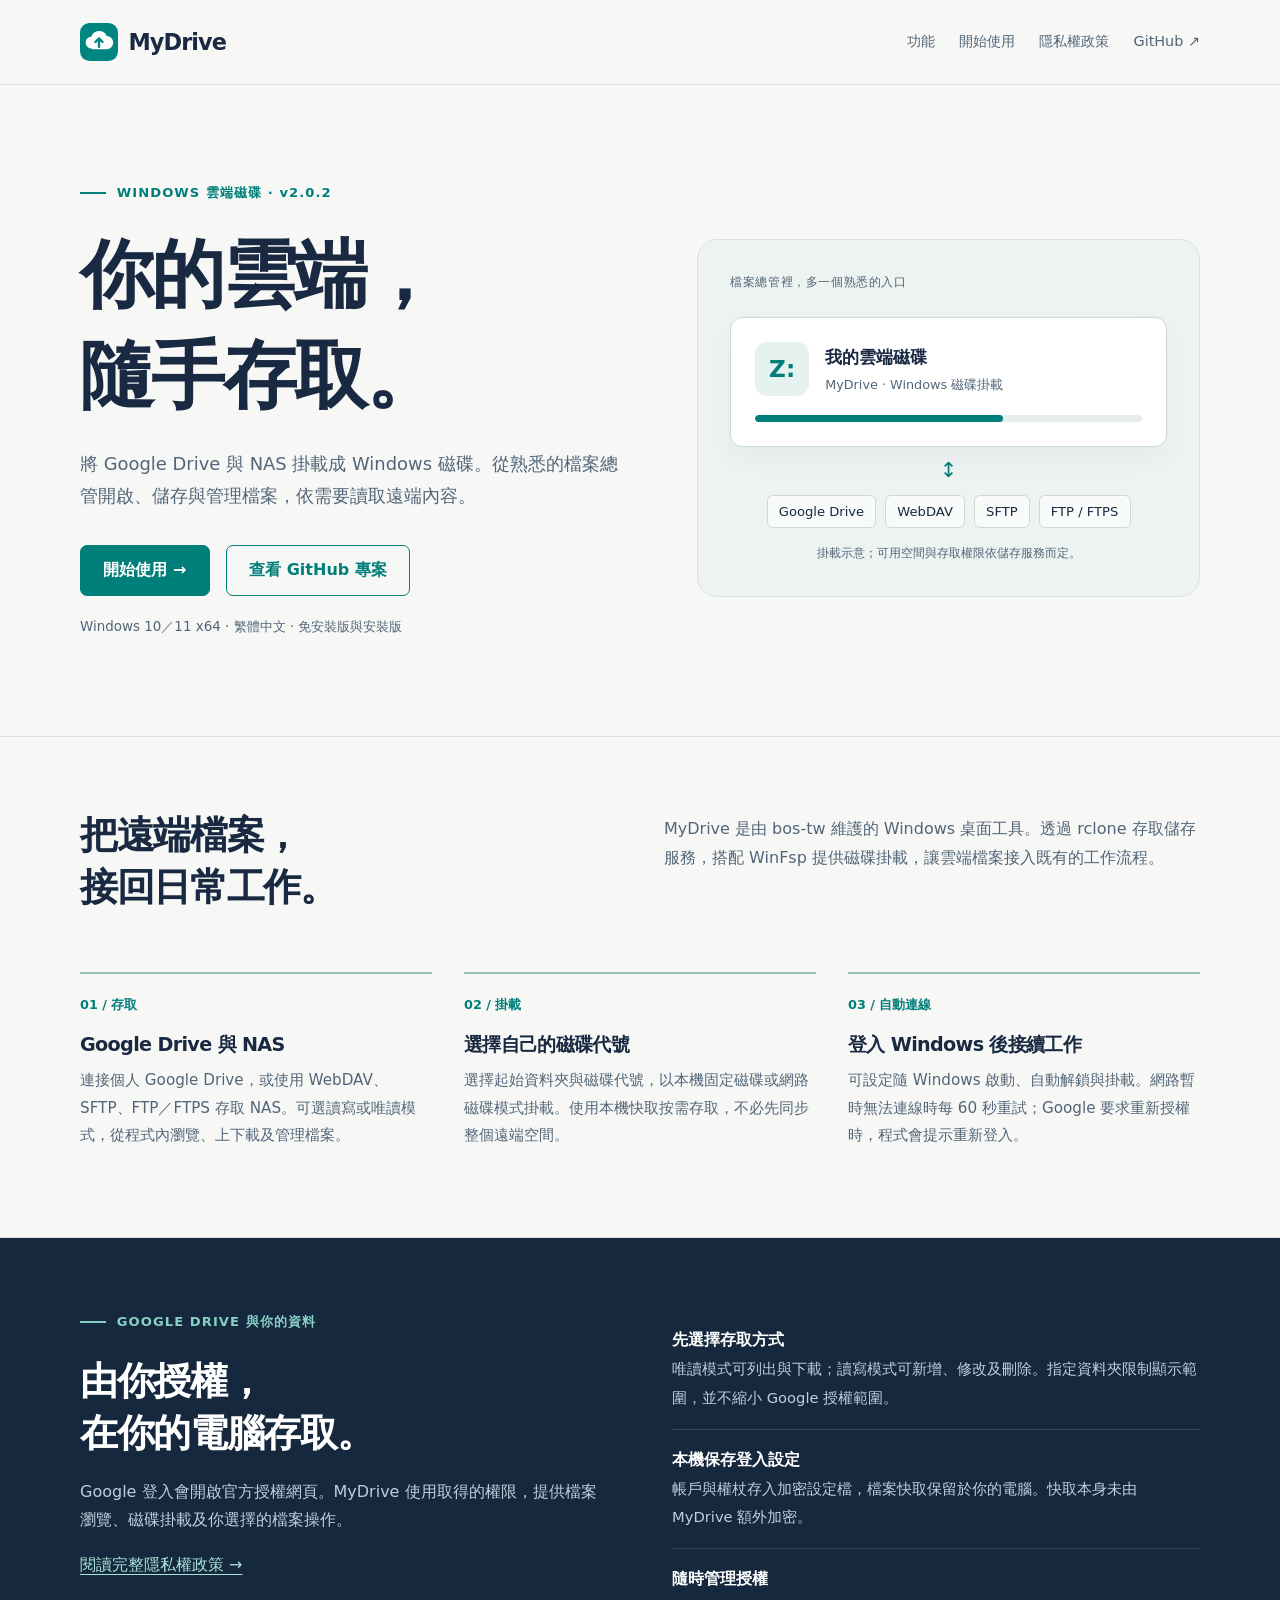
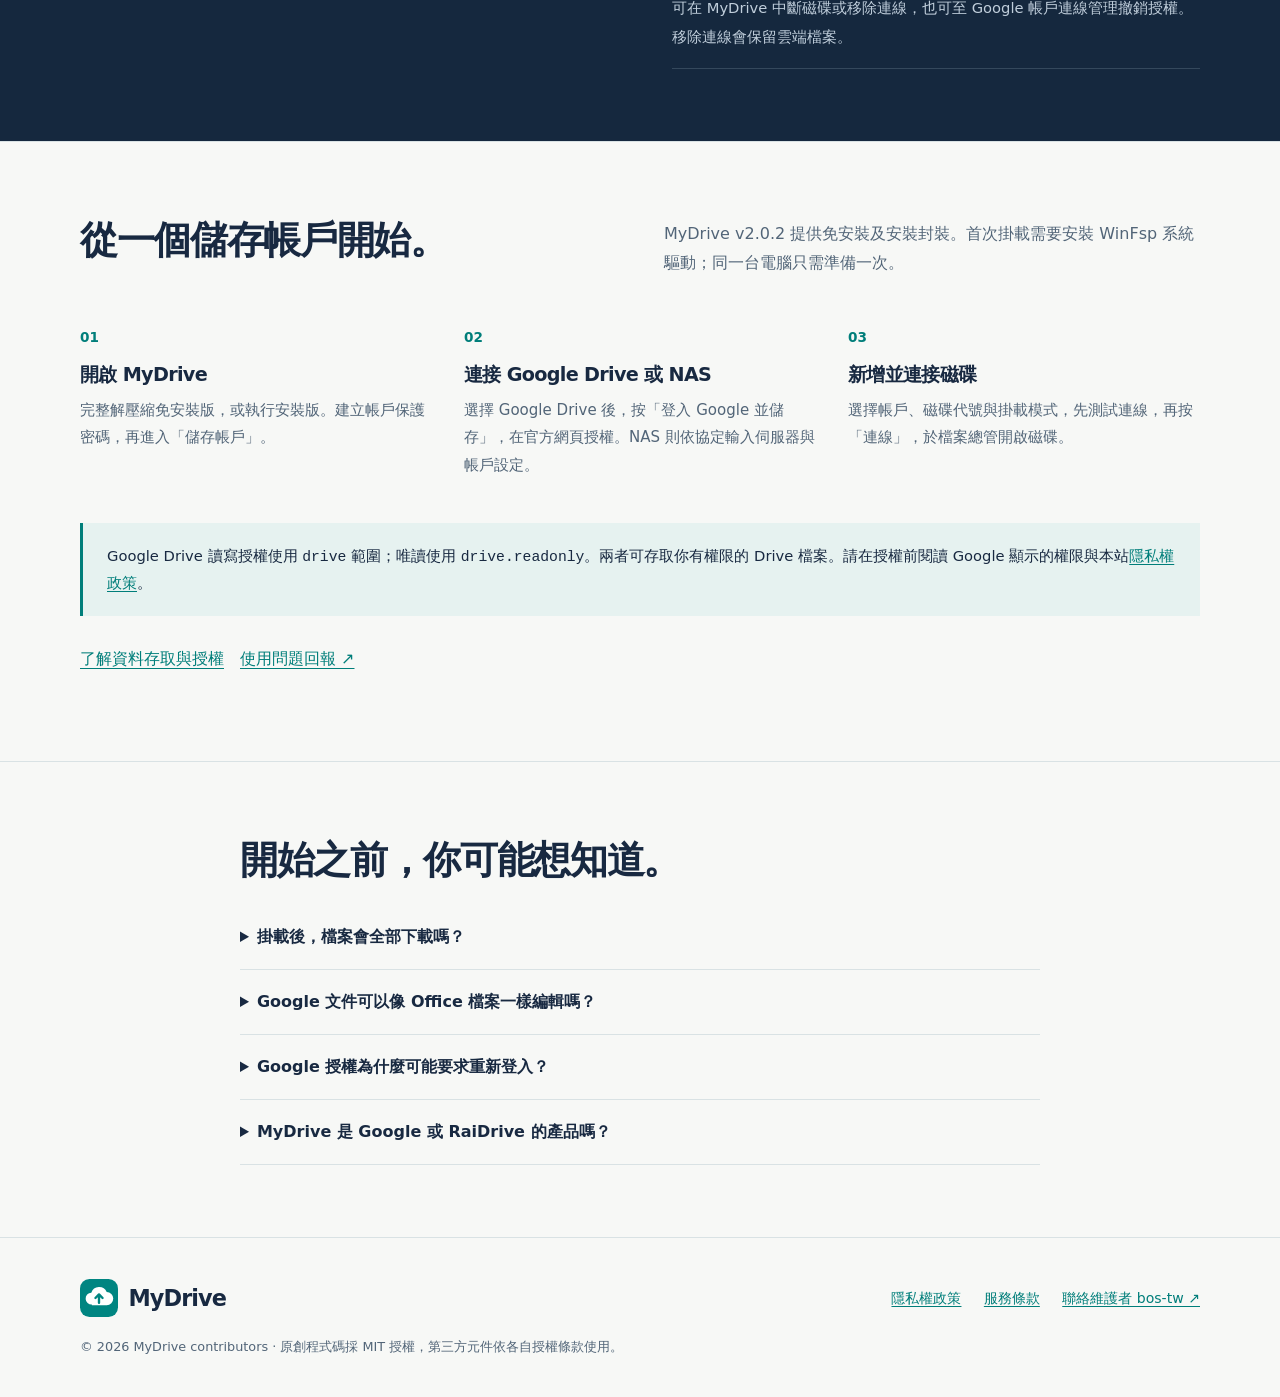
<file: index.html>
<!doctype html>
<html lang="zh-Hant">
<head>
  <meta charset="utf-8">
  <meta name="google-site-verification" content="CgqaXCZgczDCqkZSCcp78s5PMd5UEdSe1FcpeSTy7pg" />
  <meta name="viewport" content="width=device-width, initial-scale=1">
  <meta name="description" content="MyDrive 是 Windows 雲端磁碟工具，連接 Google Drive 與 NAS，透過檔案總管按需存取遠端檔案。提供繁體中文介面、免安裝版與安裝版。">
  <meta name="theme-color" content="#007e7a">
  <title>MyDrive｜你的雲端，隨手存取</title>
  <link rel="icon" href="assets/mydrive.svg" type="image/svg+xml">
  <link rel="stylesheet" href="assets/site.css">
</head>
<body>
  <a class="skip" href="#main">跳至主要內容</a>
  <header class="site-header"><div class="wrap header-inner">
    <a class="brand" href="index.html" aria-label="MyDrive 首頁"><img src="assets/mydrive.svg" alt="" width="38" height="38">MyDrive</a>
    <nav class="nav" aria-label="主要導覽"><a href="#features">功能</a><a href="#start">開始使用</a><a href="privacy.html">隱私權政策</a><a href="https://github.com/bos-tw/mydrive-site">GitHub ↗</a></nav>
  </div></header>
  <main id="main">
    <section class="wrap hero" aria-labelledby="hero-title">
      <div>
        <p class="eyebrow">WINDOWS 雲端磁碟 · v2.0.2</p>
        <h1 id="hero-title">你的雲端，<br>隨手存取。</h1>
        <p class="lead">將 Google Drive 與 NAS 掛載成 Windows 磁碟。從熟悉的檔案總管開啟、儲存與管理檔案，依需要讀取遠端內容。</p>
        <div class="actions"><a class="button" href="#start">開始使用 <span aria-hidden="true">&nbsp;→</span></a><a class="button secondary" href="https://github.com/bos-tw/mydrive-site">查看 GitHub 專案</a></div>
        <p class="small hero-footnote">Windows 10／11 x64 · 繁體中文 · 免安裝版與安裝版</p>
      </div>
      <div class="drive-visual" role="img" aria-label="掛載示意：MyDrive 將 Google Drive、WebDAV、SFTP 或 FTP 連接為 Windows 的 Z 槽。">
        <p class="visual-label">檔案總管裡，多一個熟悉的入口</p>
        <div class="disk-card"><div class="disk-heading"><div class="disk-glyph">Z:</div><div><strong>我的雲端磁碟</strong><span>MyDrive · Windows 磁碟掛載</span></div></div><div class="disk-bar" aria-hidden="true"></div></div>
        <div class="visual-connector" aria-hidden="true">↕</div>
        <div class="services"><span>Google Drive</span><span>WebDAV</span><span>SFTP</span><span>FTP / FTPS</span></div>
        <p class="visual-note">掛載示意；可用空間與存取權限依儲存服務而定。</p>
      </div>
    </section>
    <section id="features" class="section"><div class="wrap">
      <div class="section-intro"><h2>把遠端檔案，<br>接回日常工作。</h2><p>MyDrive 是由 bos-tw 維護的 Windows 桌面工具。透過 rclone 存取儲存服務，搭配 WinFsp 提供磁碟掛載，讓雲端檔案接入既有的工作流程。</p></div>
      <div class="features">
        <article class="feature"><span class="number">01 / 存取</span><h3>Google Drive 與 NAS</h3><p>連接個人 Google Drive，或使用 WebDAV、SFTP、FTP／FTPS 存取 NAS。可選讀寫或唯讀模式，從程式內瀏覽、上下載及管理檔案。</p></article>
        <article class="feature"><span class="number">02 / 掛載</span><h3>選擇自己的磁碟代號</h3><p>選擇起始資料夾與磁碟代號，以本機固定磁碟或網路磁碟模式掛載。使用本機快取按需存取，不必先同步整個遠端空間。</p></article>
        <article class="feature"><span class="number">03 / 自動連線</span><h3>登入 Windows 後接續工作</h3><p>可設定隨 Windows 啟動、自動解鎖與掛載。網路暫時無法連線時每 60 秒重試；Google 要求重新授權時，程式會提示重新登入。</p></article>
      </div>
    </div></section>
    <section class="section data-section" aria-labelledby="data-title"><div class="wrap data-grid">
      <div><p class="eyebrow">GOOGLE DRIVE 與你的資料</p><h2 id="data-title">由你授權，<br>在你的電腦存取。</h2><p>Google 登入會開啟官方授權網頁。MyDrive 使用取得的權限，提供檔案瀏覽、磁碟掛載及你選擇的檔案操作。</p><a href="privacy.html">閱讀完整隱私權政策 →</a></div>
      <ul class="data-list">
        <li><strong>先選擇存取方式</strong><span>唯讀模式可列出與下載；讀寫模式可新增、修改及刪除。指定資料夾限制顯示範圍，並不縮小 Google 授權範圍。</span></li>
        <li><strong>本機保存登入設定</strong><span>帳戶與權杖存入加密設定檔，檔案快取保留於你的電腦。快取本身未由 MyDrive 額外加密。</span></li>
        <li><strong>隨時管理授權</strong><span>可在 MyDrive 中斷磁碟或移除連線，也可至 Google 帳戶連線管理撤銷授權。移除連線會保留雲端檔案。</span></li>
      </ul>
    </div></section>
    <section id="start" class="section"><div class="wrap">
      <div class="section-intro"><h2>從一個儲存帳戶開始。</h2><p>MyDrive v2.0.2 提供免安裝及安裝封裝。首次掛載需要安裝 WinFsp 系統驅動；同一台電腦只需準備一次。</p></div>
      <ol class="steps">
        <li><h3>開啟 MyDrive</h3><p>完整解壓縮免安裝版，或執行安裝版。建立帳戶保護密碼，再進入「儲存帳戶」。</p></li>
        <li><h3>連接 Google Drive 或 NAS</h3><p>選擇 Google Drive 後，按「登入 Google 並儲存」，在官方網頁授權。NAS 則依協定輸入伺服器與帳戶設定。</p></li>
        <li><h3>新增並連接磁碟</h3><p>選擇帳戶、磁碟代號與掛載模式，先測試連線，再按「連線」，於檔案總管開啟磁碟。</p></li>
      </ol>
      <div class="notice"><p>Google Drive 讀寫授權使用 <code>drive</code> 範圍；唯讀使用 <code>drive.readonly</code>。兩者可存取你有權限的 Drive 檔案。請在授權前閱讀 Google 顯示的權限與本站<a href="privacy.html">隱私權政策</a>。</p></div>
      <p><a href="privacy.html">了解資料存取與授權</a>　<a href="https://github.com/bos-tw/mydrive-site/issues">使用問題回報 ↗</a></p>
    </div></section>
    <section class="section"><div class="wrap faq"><h2>開始之前，你可能想知道。</h2>
      <details><summary>掛載後，檔案會全部下載嗎？</summary><p>MyDrive 使用按需存取與本機讀寫快取，不會預先同步全部遠端資料。已開啟的內容與待上傳修改可能留在本機快取；遠端檔案通常仍需網路才能存取。</p></details>
      <details><summary>Google 文件可以像 Office 檔案一樣編輯嗎？</summary><p>Google 原生文件預設隱藏，可選擇顯示 Office／PDF 等匯出格式。原生協作編輯請使用 Google 網頁；一般儲存在 Drive 的 Office 檔案可依授權正常讀寫。</p></details>
      <details><summary>Google 授權為什麼可能要求重新登入？</summary><p>測試模式取得的 Drive 更新權杖有 7 天期限，需由應用專案擁有者完成適當的發布設定。正式發布後，撤銷授權、組織政策等仍可能要求重新登入。一般使用者可在帳戶編輯畫面重新授權。</p></details>
      <details><summary>MyDrive 是 Google 或 RaiDrive 的產品嗎？</summary><p>MyDrive 是獨立專案，使用 Google Drive API 連接 Google 儲存服務。Google Drive 及 RaiDrive 的名稱與商標分別屬於其權利人；MyDrive 未宣稱與其合作或獲得其背書。</p></details>
    </div></section>
  </main>
  <footer class="site-footer"><div class="wrap"><div class="footer-top"><a class="brand" href="index.html"><img src="assets/mydrive.svg" alt="" width="38" height="38">MyDrive</a><div class="footer-links"><a href="privacy.html">隱私權政策</a><a href="terms.html">服務條款</a><a href="https://github.com/bos-tw">聯絡維護者 bos-tw ↗</a></div></div><p>© 2026 MyDrive contributors · 原創程式碼採 MIT 授權，第三方元件依各自授權條款使用。</p></div></footer>
</body>
</html>
</file>
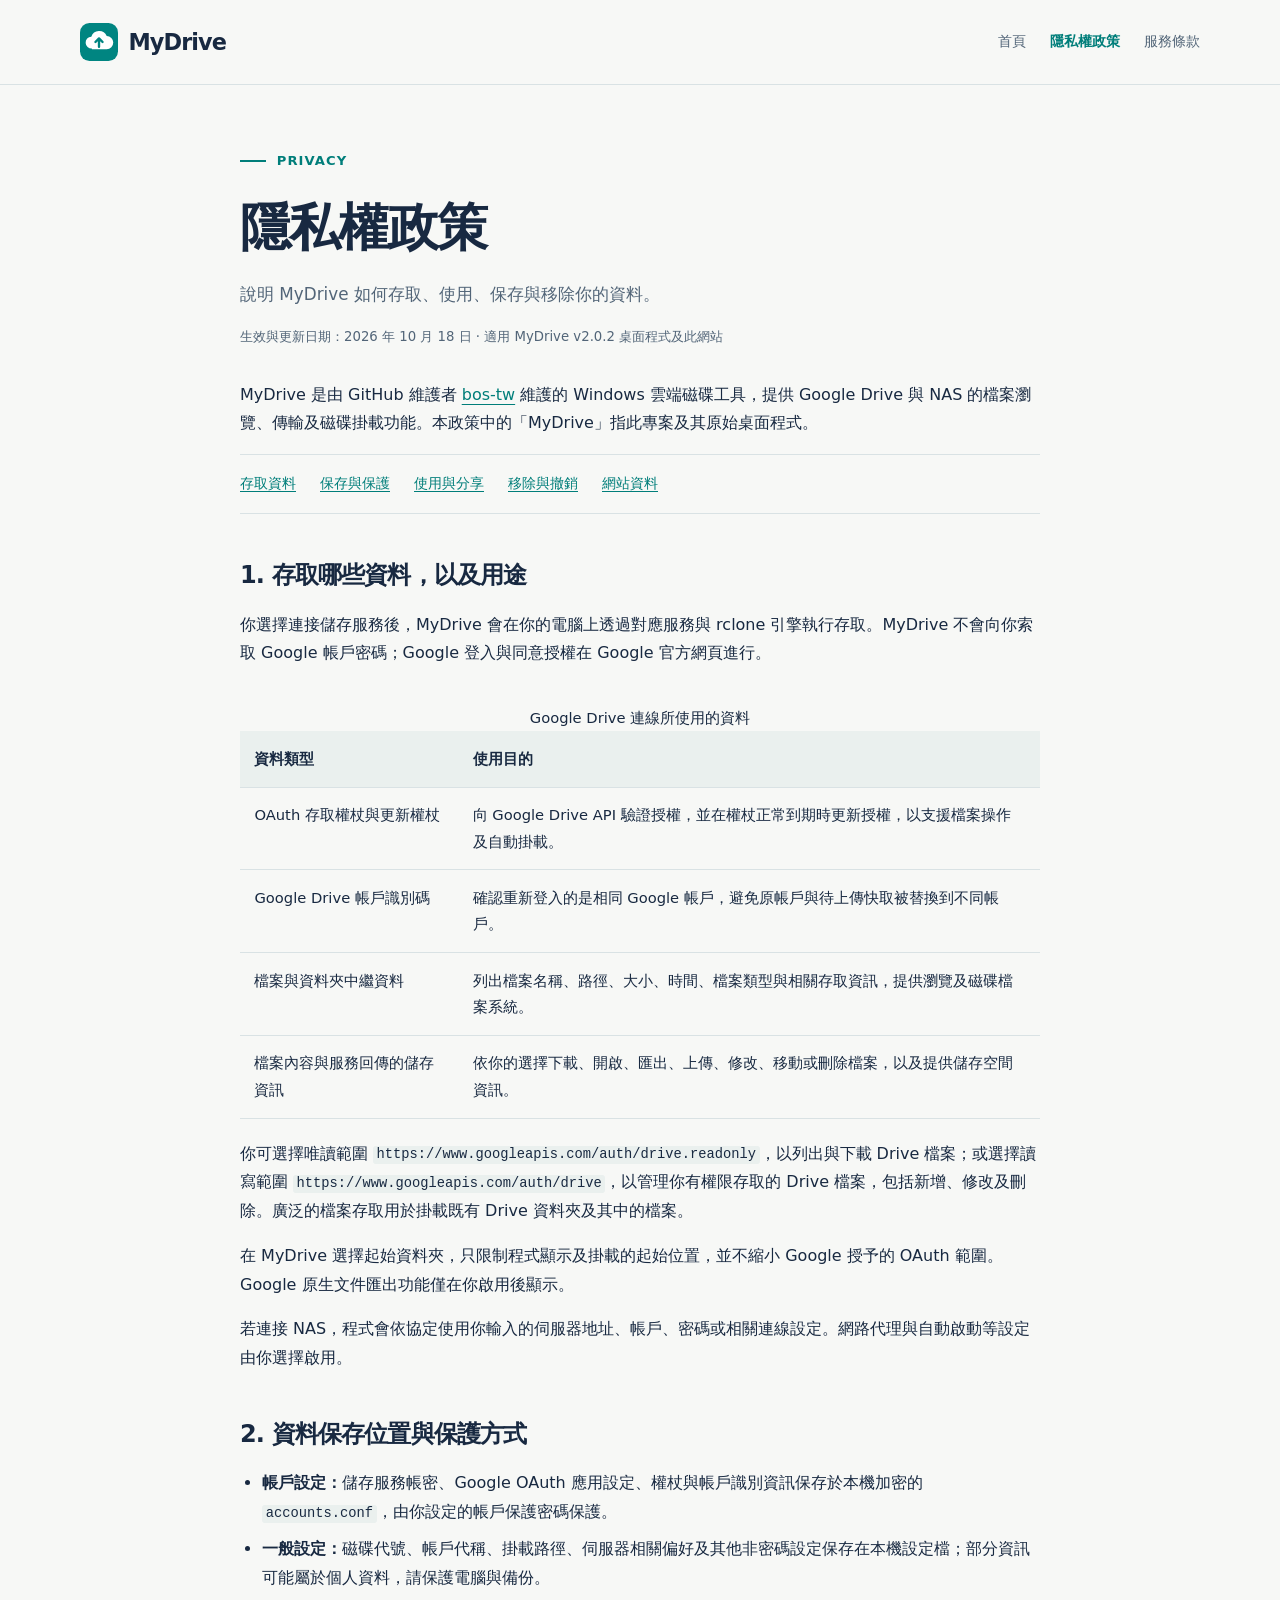
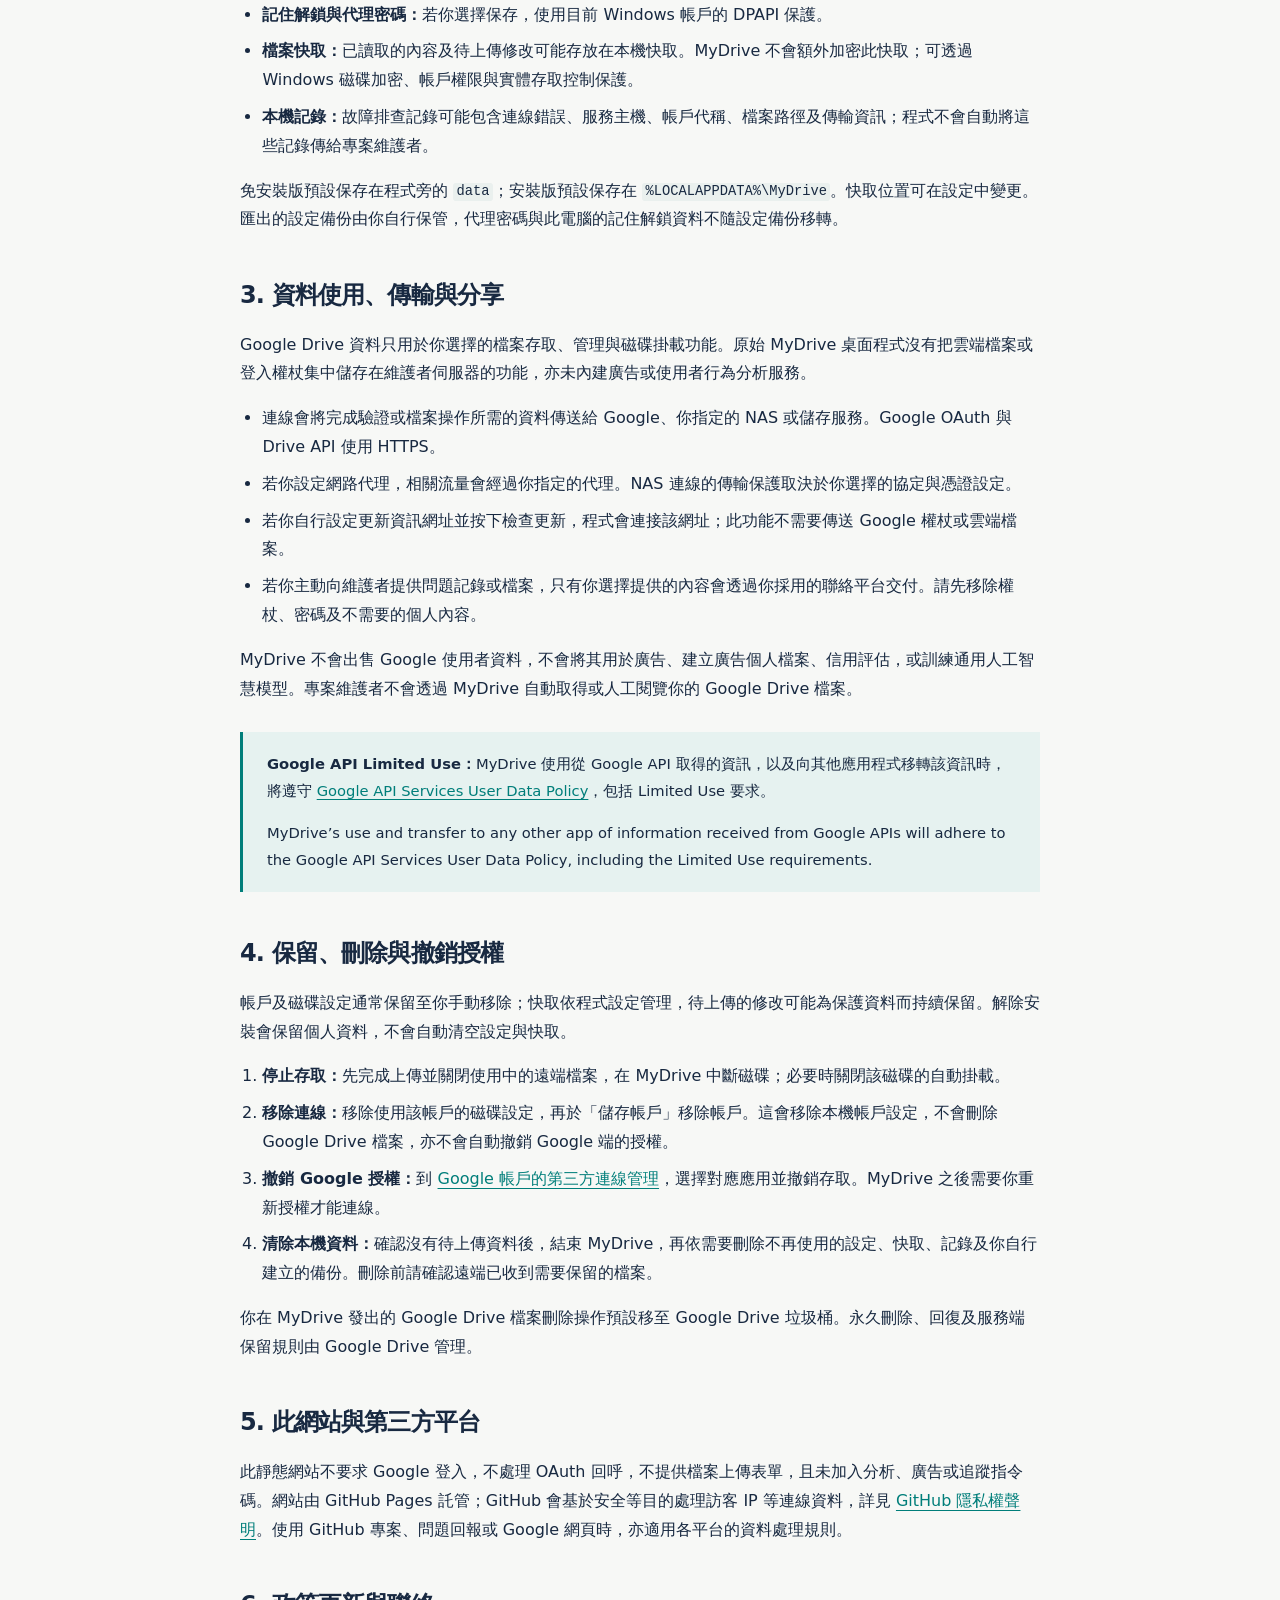
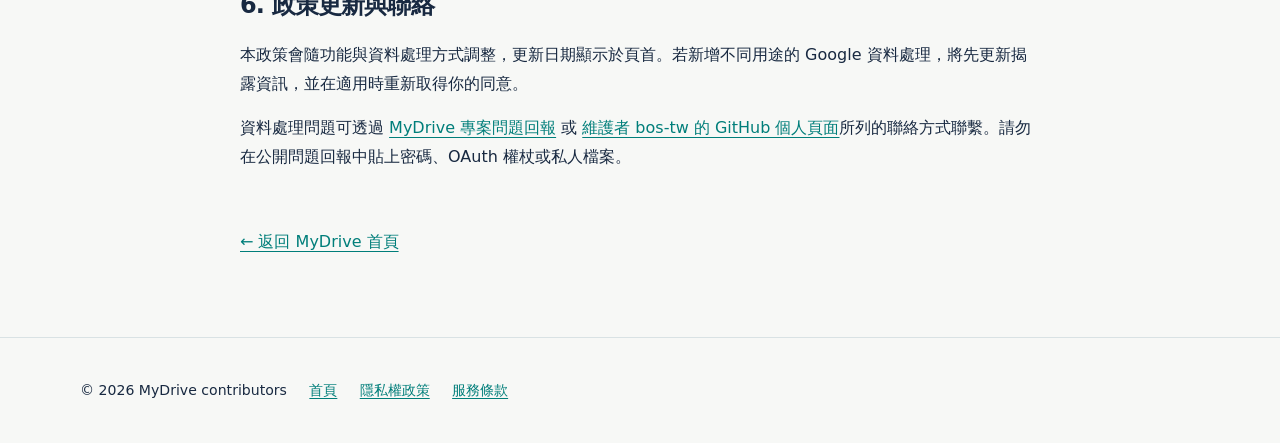
<file: privacy.html>
<!doctype html>
<html lang="zh-Hant">
<head><meta charset="utf-8"><meta name="viewport" content="width=device-width, initial-scale=1"><meta name="description" content="MyDrive 隱私權政策：Google Drive 資料存取目的、OAuth 授權、本機設定與快取、資料分享、保留及刪除方式。"><meta name="theme-color" content="#007e7a"><title>隱私權政策｜MyDrive</title><link rel="icon" href="assets/mydrive.svg" type="image/svg+xml"><link rel="stylesheet" href="assets/site.css"></head>
<body>
  <a class="skip" href="#main">跳至主要內容</a>
  <header class="site-header"><div class="wrap header-inner"><a class="brand" href="index.html"><img src="assets/mydrive.svg" alt="" width="38" height="38">MyDrive</a><nav class="nav" aria-label="主要導覽"><a href="index.html">首頁</a><a href="privacy.html" aria-current="page">隱私權政策</a><a href="terms.html">服務條款</a></nav></div></header>
  <main id="main" class="wrap article">
    <p class="eyebrow">PRIVACY</p><h1>隱私權政策</h1><p class="subtitle">說明 MyDrive 如何存取、使用、保存與移除你的資料。</p><p class="updated">生效與更新日期：2026 年 10 月 18 日 · 適用 MyDrive v2.0.2 桌面程式及此網站</p>
    <p>MyDrive 是由 GitHub 維護者 <a href="https://github.com/bos-tw">bos-tw</a> 維護的 Windows 雲端磁碟工具，提供 Google Drive 與 NAS 的檔案瀏覽、傳輸及磁碟掛載功能。本政策中的「MyDrive」指此專案及其原始桌面程式。</p>
    <nav class="article-nav" aria-label="政策章節"><a href="#access">存取資料</a><a href="#storage">保存與保護</a><a href="#sharing">使用與分享</a><a href="#delete">移除與撤銷</a><a href="#website">網站資料</a></nav>
    <h2 id="access">1. 存取哪些資料，以及用途</h2>
    <p>你選擇連接儲存服務後，MyDrive 會在你的電腦上透過對應服務與 rclone 引擎執行存取。MyDrive 不會向你索取 Google 帳戶密碼；Google 登入與同意授權在 Google 官方網頁進行。</p>
    <div class="table-scroll"><table><caption>Google Drive 連線所使用的資料</caption><thead><tr><th scope="col">資料類型</th><th scope="col">使用目的</th></tr></thead><tbody>
      <tr><td>OAuth 存取權杖與更新權杖</td><td>向 Google Drive API 驗證授權，並在權杖正常到期時更新授權，以支援檔案操作及自動掛載。</td></tr>
      <tr><td>Google Drive 帳戶識別碼</td><td>確認重新登入的是相同 Google 帳戶，避免原帳戶與待上傳快取被替換到不同帳戶。</td></tr>
      <tr><td>檔案與資料夾中繼資料</td><td>列出檔案名稱、路徑、大小、時間、檔案類型與相關存取資訊，提供瀏覽及磁碟檔案系統。</td></tr>
      <tr><td>檔案內容與服務回傳的儲存資訊</td><td>依你的選擇下載、開啟、匯出、上傳、修改、移動或刪除檔案，以及提供儲存空間資訊。</td></tr>
    </tbody></table></div>
    <p>你可選擇唯讀範圍 <code>https://www.googleapis.com/auth/drive.readonly</code>，以列出與下載 Drive 檔案；或選擇讀寫範圍 <code>https://www.googleapis.com/auth/drive</code>，以管理你有權限存取的 Drive 檔案，包括新增、修改及刪除。廣泛的檔案存取用於掛載既有 Drive 資料夾及其中的檔案。</p>
    <p>在 MyDrive 選擇起始資料夾，只限制程式顯示及掛載的起始位置，並不縮小 Google 授予的 OAuth 範圍。Google 原生文件匯出功能僅在你啟用後顯示。</p>
    <p>若連接 NAS，程式會依協定使用你輸入的伺服器地址、帳戶、密碼或相關連線設定。網路代理與自動啟動等設定由你選擇啟用。</p>
    <h2 id="storage">2. 資料保存位置與保護方式</h2>
    <ul>
      <li><strong>帳戶設定：</strong>儲存服務帳密、Google OAuth 應用設定、權杖與帳戶識別資訊保存於本機加密的 <code>accounts.conf</code>，由你設定的帳戶保護密碼保護。</li>
      <li><strong>一般設定：</strong>磁碟代號、帳戶代稱、掛載路徑、伺服器相關偏好及其他非密碼設定保存在本機設定檔；部分資訊可能屬於個人資料，請保護電腦與備份。</li>
      <li><strong>記住解鎖與代理密碼：</strong>若你選擇保存，使用目前 Windows 帳戶的 DPAPI 保護。</li>
      <li><strong>檔案快取：</strong>已讀取的內容及待上傳修改可能存放在本機快取。MyDrive 不會額外加密此快取；可透過 Windows 磁碟加密、帳戶權限與實體存取控制保護。</li>
      <li><strong>本機記錄：</strong>故障排查記錄可能包含連線錯誤、服務主機、帳戶代稱、檔案路徑及傳輸資訊；程式不會自動將這些記錄傳給專案維護者。</li>
    </ul>
    <p>免安裝版預設保存在程式旁的 <code>data</code>；安裝版預設保存在 <code>%LOCALAPPDATA%\MyDrive</code>。快取位置可在設定中變更。匯出的設定備份由你自行保管，代理密碼與此電腦的記住解鎖資料不隨設定備份移轉。</p>
    <h2 id="sharing">3. 資料使用、傳輸與分享</h2>
    <p>Google Drive 資料只用於你選擇的檔案存取、管理與磁碟掛載功能。原始 MyDrive 桌面程式沒有把雲端檔案或登入權杖集中儲存在維護者伺服器的功能，亦未內建廣告或使用者行為分析服務。</p>
    <ul>
      <li>連線會將完成驗證或檔案操作所需的資料傳送給 Google、你指定的 NAS 或儲存服務。Google OAuth 與 Drive API 使用 HTTPS。</li>
      <li>若你設定網路代理，相關流量會經過你指定的代理。NAS 連線的傳輸保護取決於你選擇的協定與憑證設定。</li>
      <li>若你自行設定更新資訊網址並按下檢查更新，程式會連接該網址；此功能不需要傳送 Google 權杖或雲端檔案。</li>
      <li>若你主動向維護者提供問題記錄或檔案，只有你選擇提供的內容會透過你採用的聯絡平台交付。請先移除權杖、密碼及不需要的個人內容。</li>
    </ul>
    <p>MyDrive 不會出售 Google 使用者資料，不會將其用於廣告、建立廣告個人檔案、信用評估，或訓練通用人工智慧模型。專案維護者不會透過 MyDrive 自動取得或人工閱覽你的 Google Drive 檔案。</p>
    <div class="notice"><p><strong>Google API Limited Use：</strong>MyDrive 使用從 Google API 取得的資訊，以及向其他應用程式移轉該資訊時，將遵守 <a href="https://developers.google.com/terms/api-services-user-data-policy">Google API Services User Data Policy</a>，包括 Limited Use 要求。</p><p lang="en">MyDrive’s use and transfer to any other app of information received from Google APIs will adhere to the Google API Services User Data Policy, including the Limited Use requirements.</p></div>
    <h2 id="delete">4. 保留、刪除與撤銷授權</h2>
    <p>帳戶及磁碟設定通常保留至你手動移除；快取依程式設定管理，待上傳的修改可能為保護資料而持續保留。解除安裝會保留個人資料，不會自動清空設定與快取。</p>
    <ol>
      <li><strong>停止存取：</strong>先完成上傳並關閉使用中的遠端檔案，在 MyDrive 中斷磁碟；必要時關閉該磁碟的自動掛載。</li>
      <li><strong>移除連線：</strong>移除使用該帳戶的磁碟設定，再於「儲存帳戶」移除帳戶。這會移除本機帳戶設定，不會刪除 Google Drive 檔案，亦不會自動撤銷 Google 端的授權。</li>
      <li><strong>撤銷 Google 授權：</strong>到 <a href="https://myaccount.google.com/connections">Google 帳戶的第三方連線管理</a>，選擇對應應用並撤銷存取。MyDrive 之後需要你重新授權才能連線。</li>
      <li><strong>清除本機資料：</strong>確認沒有待上傳資料後，結束 MyDrive，再依需要刪除不再使用的設定、快取、記錄及你自行建立的備份。刪除前請確認遠端已收到需要保留的檔案。</li>
    </ol>
    <p>你在 MyDrive 發出的 Google Drive 檔案刪除操作預設移至 Google Drive 垃圾桶。永久刪除、回復及服務端保留規則由 Google Drive 管理。</p>
    <h2 id="website">5. 此網站與第三方平台</h2>
    <p>此靜態網站不要求 Google 登入，不處理 OAuth 回呼，不提供檔案上傳表單，且未加入分析、廣告或追蹤指令碼。網站由 GitHub Pages 託管；GitHub 會基於安全等目的處理訪客 IP 等連線資料，詳見 <a href="https://docs.github.com/en/site-policy/privacy-policies/github-general-privacy-statement">GitHub 隱私權聲明</a>。使用 GitHub 專案、問題回報或 Google 網頁時，亦適用各平台的資料處理規則。</p>
    <h2>6. 政策更新與聯絡</h2>
    <p>本政策會隨功能與資料處理方式調整，更新日期顯示於頁首。若新增不同用途的 Google 資料處理，將先更新揭露資訊，並在適用時重新取得你的同意。</p>
    <p>資料處理問題可透過 <a href="https://github.com/bos-tw/mydrive-site/issues">MyDrive 專案問題回報</a> 或 <a href="https://github.com/bos-tw">維護者 bos-tw 的 GitHub 個人頁面</a>所列的聯絡方式聯繫。請勿在公開問題回報中貼上密碼、OAuth 權杖或私人檔案。</p>
    <a class="back-link" href="index.html">← 返回 MyDrive 首頁</a>
  </main>
  <footer class="site-footer"><div class="wrap footer-links"><span>© 2026 MyDrive contributors</span><a href="index.html">首頁</a><a href="privacy.html" aria-current="page">隱私權政策</a><a href="terms.html">服務條款</a></div></footer>
</body></html>
</file>
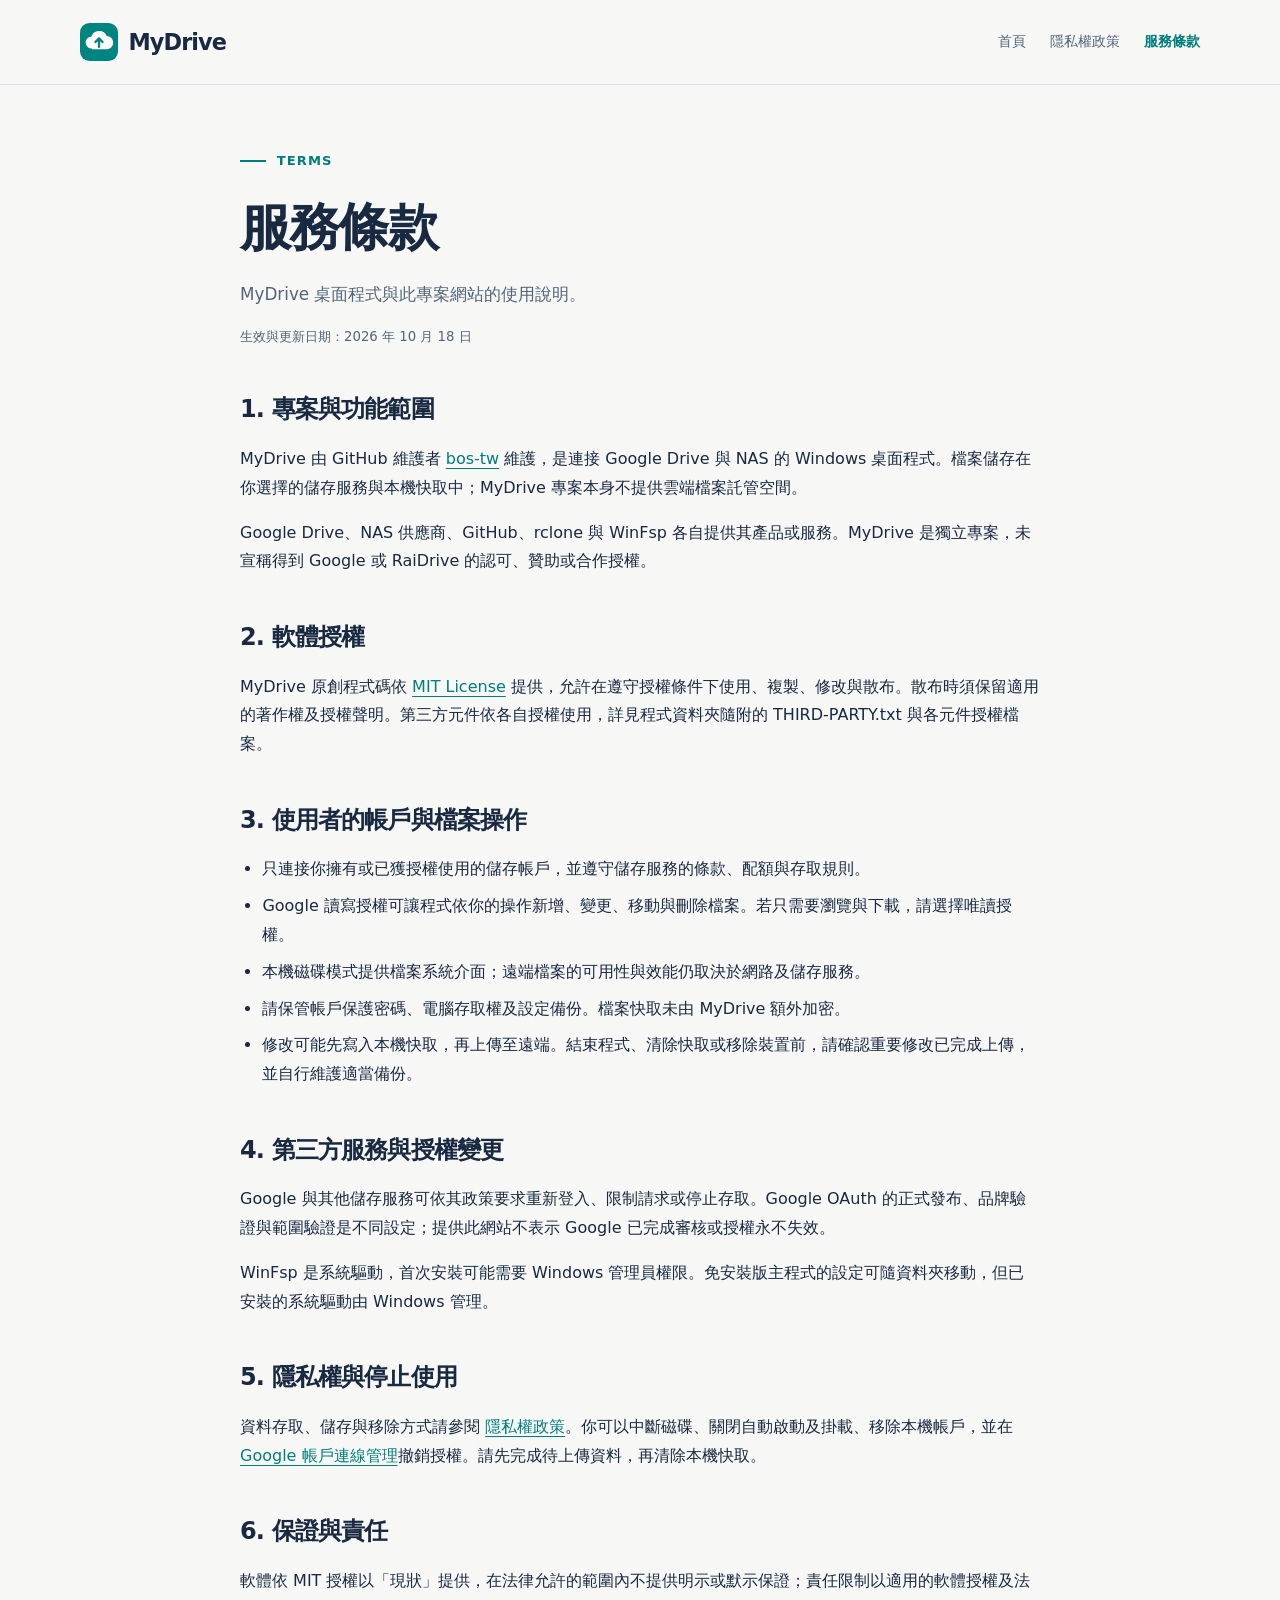
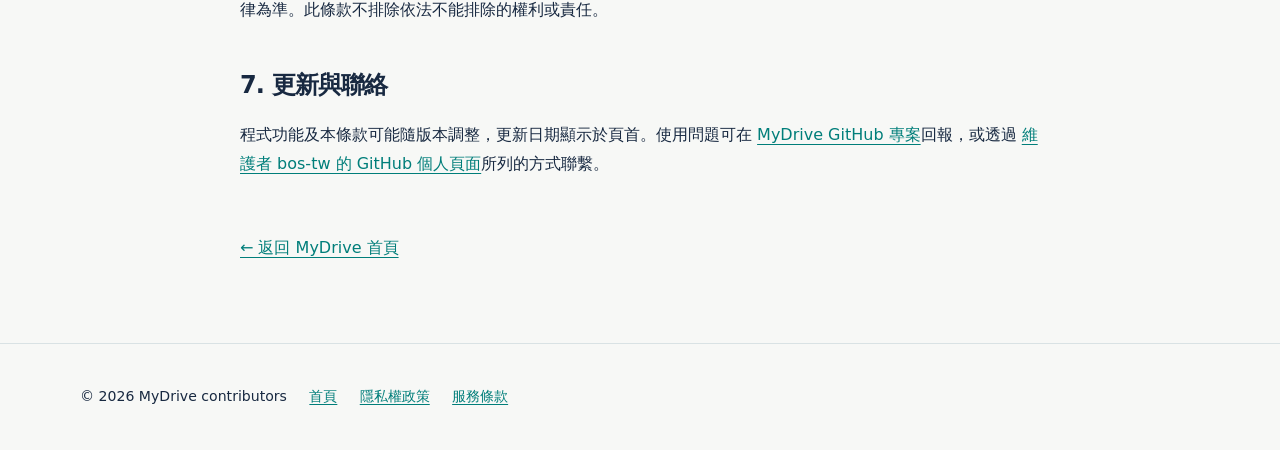
<file: terms.html>
<!doctype html>
<html lang="zh-Hant">
<head><meta charset="utf-8"><meta name="viewport" content="width=device-width, initial-scale=1"><meta name="description" content="MyDrive 使用條款：軟體授權、第三方儲存服務、使用者控制的檔案操作及本機快取說明。"><meta name="theme-color" content="#007e7a"><title>服務條款｜MyDrive</title><link rel="icon" href="assets/mydrive.svg" type="image/svg+xml"><link rel="stylesheet" href="assets/site.css"></head>
<body>
  <a class="skip" href="#main">跳至主要內容</a>
  <header class="site-header"><div class="wrap header-inner"><a class="brand" href="index.html"><img src="assets/mydrive.svg" alt="" width="38" height="38">MyDrive</a><nav class="nav" aria-label="主要導覽"><a href="index.html">首頁</a><a href="privacy.html">隱私權政策</a><a href="terms.html" aria-current="page">服務條款</a></nav></div></header>
  <main id="main" class="wrap article">
    <p class="eyebrow">TERMS</p><h1>服務條款</h1><p class="subtitle">MyDrive 桌面程式與此專案網站的使用說明。</p><p class="updated">生效與更新日期：2026 年 10 月 18 日</p>
    <h2>1. 專案與功能範圍</h2>
    <p>MyDrive 由 GitHub 維護者 <a href="https://github.com/bos-tw">bos-tw</a> 維護，是連接 Google Drive 與 NAS 的 Windows 桌面程式。檔案儲存在你選擇的儲存服務與本機快取中；MyDrive 專案本身不提供雲端檔案託管空間。</p>
    <p>Google Drive、NAS 供應商、GitHub、rclone 與 WinFsp 各自提供其產品或服務。MyDrive 是獨立專案，未宣稱得到 Google 或 RaiDrive 的認可、贊助或合作授權。</p>
    <h2>2. 軟體授權</h2>
    <p>MyDrive 原創程式碼依 <a href="https://github.com/bos-tw/mydrive-site/blob/main/LICENSE.txt">MIT License</a> 提供，允許在遵守授權條件下使用、複製、修改與散布。散布時須保留適用的著作權及授權聲明。第三方元件依各自授權使用，詳見程式資料夾隨附的 THIRD-PARTY.txt 與各元件授權檔案。</p>
    <h2>3. 使用者的帳戶與檔案操作</h2>
    <ul>
      <li>只連接你擁有或已獲授權使用的儲存帳戶，並遵守儲存服務的條款、配額與存取規則。</li>
      <li>Google 讀寫授權可讓程式依你的操作新增、變更、移動與刪除檔案。若只需要瀏覽與下載，請選擇唯讀授權。</li>
      <li>本機磁碟模式提供檔案系統介面；遠端檔案的可用性與效能仍取決於網路及儲存服務。</li>
      <li>請保管帳戶保護密碼、電腦存取權及設定備份。檔案快取未由 MyDrive 額外加密。</li>
      <li>修改可能先寫入本機快取，再上傳至遠端。結束程式、清除快取或移除裝置前，請確認重要修改已完成上傳，並自行維護適當備份。</li>
    </ul>
    <h2>4. 第三方服務與授權變更</h2>
    <p>Google 與其他儲存服務可依其政策要求重新登入、限制請求或停止存取。Google OAuth 的正式發布、品牌驗證與範圍驗證是不同設定；提供此網站不表示 Google 已完成審核或授權永不失效。</p>
    <p>WinFsp 是系統驅動，首次安裝可能需要 Windows 管理員權限。免安裝版主程式的設定可隨資料夾移動，但已安裝的系統驅動由 Windows 管理。</p>
    <h2>5. 隱私權與停止使用</h2>
    <p>資料存取、儲存與移除方式請參閱 <a href="privacy.html">隱私權政策</a>。你可以中斷磁碟、關閉自動啟動及掛載、移除本機帳戶，並在 <a href="https://myaccount.google.com/connections">Google 帳戶連線管理</a>撤銷授權。請先完成待上傳資料，再清除本機快取。</p>
    <h2>6. 保證與責任</h2>
    <p>軟體依 MIT 授權以「現狀」提供，在法律允許的範圍內不提供明示或默示保證；責任限制以適用的軟體授權及法律為準。此條款不排除依法不能排除的權利或責任。</p>
    <h2>7. 更新與聯絡</h2>
    <p>程式功能及本條款可能隨版本調整，更新日期顯示於頁首。使用問題可在 <a href="https://github.com/bos-tw/mydrive-site/issues">MyDrive GitHub 專案</a>回報，或透過 <a href="https://github.com/bos-tw">維護者 bos-tw 的 GitHub 個人頁面</a>所列的方式聯繫。</p>
    <a class="back-link" href="index.html">← 返回 MyDrive 首頁</a>
  </main>
  <footer class="site-footer"><div class="wrap footer-links"><span>© 2026 MyDrive contributors</span><a href="index.html">首頁</a><a href="privacy.html">隱私權政策</a><a href="terms.html" aria-current="page">服務條款</a></div></footer>
</body></html>
</file>
<file: assets/site.css>
:root{color-scheme:light;--ink:#182941;--muted:#526578;--paper:#f7f8f6;--line:#d9e2e4;--teal:#007e7a;--navy:#15283e;--soft:#e6f2f0;--white:#fff}
*{box-sizing:border-box}html{scroll-behavior:smooth;scroll-padding-top:6rem}body{margin:0;background:var(--paper);color:var(--ink);font:16px/1.8 system-ui,-apple-system,"Segoe UI","Microsoft JhengHei",sans-serif}a{color:var(--teal);text-underline-offset:.22em}a:hover{text-decoration-thickness:2px}a:focus-visible,summary:focus-visible{outline:3px solid #b27300;outline-offset:5px;border-radius:3px}h1,h2,h3,p{margin-top:0}h1,h2,h3{line-height:1.35;letter-spacing:-.035em}h1{font-size:clamp(2.7rem,5.8vw,4.7rem);margin-bottom:1.4rem}h2{font-size:clamp(1.8rem,3vw,2.6rem);margin-bottom:1.2rem}h3{font-size:1.2rem;margin-bottom:.6rem}p{margin-bottom:1rem}.wrap{width:min(1120px,calc(100% - 3rem));margin-inline:auto}.skip{position:absolute;left:1rem;top:-5rem;z-index:3;padding:.5rem 1rem;background:var(--white)}.skip:focus{top:1rem}.site-header{border-bottom:1px solid var(--line);background:var(--paper)}.header-inner{min-height:84px;display:flex;align-items:center;justify-content:space-between;gap:1.5rem}.brand{display:inline-flex;align-items:center;gap:.65rem;color:var(--ink);font-size:1.4rem;font-weight:750;text-decoration:none;letter-spacing:-.04em}.brand img{width:38px;height:38px}.nav{display:flex;flex-wrap:wrap;gap:.5rem 1.5rem}.nav a{font-size:.9rem;color:var(--muted);text-decoration:none}.nav a[aria-current=page]{color:var(--teal);font-weight:700}.nav a:hover{text-decoration:underline}.hero{display:grid;grid-template-columns:1.1fr 1fr;align-items:center;gap:4rem;padding-block:6rem 5rem}.eyebrow{display:flex;align-items:center;gap:.7rem;font-size:.82rem;font-weight:700;letter-spacing:.08em;color:var(--teal);margin-bottom:1.3rem}.eyebrow::before{content:"";width:1.6rem;height:2px;background:currentColor}.lead{font-size:1.12rem;color:var(--muted);max-width:40rem}.actions{display:flex;flex-wrap:wrap;align-items:center;gap:1rem;margin-top:2rem}.button{display:inline-flex;align-items:center;justify-content:center;min-height:48px;padding:.65rem 1.4rem;border-radius:7px;border:1px solid var(--teal);text-decoration:none;font-weight:650;background:var(--teal);color:white}.button.secondary{background:transparent;color:var(--teal)}.button:hover{background:#006c68;color:white;text-decoration:none}.small{font-size:.84rem;color:var(--muted)}.hero-footnote{margin-top:1.2rem}.drive-visual{position:relative;padding:2rem;border:1px solid var(--line);border-radius:20px;background:#edf3f1}.visual-label{font-size:.76rem;color:var(--muted);letter-spacing:.05em;margin-bottom:1.4rem}.disk-card{border:1px solid #ccd9d9;border-radius:12px;background:white;padding:1.5rem;box-shadow:0 12px 28px #15283e09}.disk-heading{display:flex;align-items:center;gap:1rem}.disk-glyph{display:grid;place-items:center;flex-shrink:0;width:54px;height:54px;border-radius:12px;background:var(--soft);color:var(--teal);font-weight:750;font-size:1.45rem}.disk-heading strong{font-size:1.08rem}.disk-heading span{display:block;color:var(--muted);font-size:.8rem}.disk-bar{height:7px;margin-top:1.2rem;border-radius:5px;background:#e5eeed;overflow:hidden}.disk-bar::before{display:block;content:"";height:100%;width:64%;background:var(--teal);border-radius:5px}.visual-connector{display:grid;place-items:center;height:3rem;color:var(--teal);font-size:1.3rem}.services{display:flex;flex-wrap:wrap;justify-content:center;gap:.55rem}.services span{border:1px solid #cbdad8;border-radius:6px;padding:.25rem .7rem;background:#f8fbfa;font-size:.82rem}.visual-note{font-size:.75rem;text-align:center;color:var(--muted);margin:.9rem 0 0}.section{padding-block:4.5rem;border-top:1px solid var(--line)}.section-intro{display:grid;grid-template-columns:1fr 1fr;gap:3rem;align-items:start;margin-bottom:2.5rem}.section-intro p{color:var(--muted);margin:.4rem 0}.features{display:grid;grid-template-columns:repeat(3,1fr);gap:2rem}.feature{padding-top:1.2rem;border-top:2px solid #9ebeb9}.feature .number{display:block;color:var(--teal);font-size:.8rem;font-weight:700;margin-bottom:1rem}.feature p{color:var(--muted);font-size:.95rem}.data-section{background:var(--navy);color:white}.data-section .eyebrow{color:#86d0c4}.data-section p{color:#c0cedb}.data-grid{display:grid;grid-template-columns:1fr 1fr;gap:4rem}.data-section a{color:#a8e4d9}.data-list{list-style:none;padding:0;margin:0}.data-list li{padding:1rem 0;border-bottom:1px solid #34485c}.data-list strong{display:block;font-size:1rem}.data-list span{color:#c0cedb;font-size:.92rem}.steps{display:grid;grid-template-columns:repeat(3,1fr);gap:2rem;list-style:none;padding:0;counter-reset:step}.steps li{counter-increment:step}.steps li::before{content:"0" counter(step);display:block;font-size:.85rem;color:var(--teal);font-weight:750;margin-bottom:.8rem}.steps p{color:var(--muted);font-size:.94rem}.notice{padding:1.2rem 1.5rem;border-left:3px solid var(--teal);background:var(--soft);font-size:.92rem;margin-block:1.8rem}.notice p:last-child{margin-bottom:0}.faq{max-width:800px}.faq details{border-bottom:1px solid var(--line);padding:1.1rem 0}.faq summary{cursor:pointer;font-weight:650}.faq details p{color:var(--muted);margin:1rem 0 0}.site-footer{padding-block:2.5rem;border-top:1px solid var(--line)}.footer-top{display:flex;justify-content:space-between;align-items:center;gap:2rem}.footer-links{display:flex;flex-wrap:wrap;gap:.5rem 1.4rem;font-size:.88rem}.site-footer p{margin:1rem 0 0;font-size:.8rem;color:var(--muted)}.article{max-width:800px;padding-block:4rem 5rem}.article h1{font-size:clamp(2.1rem,5vw,3.2rem);margin-bottom:1rem}.article h2{font-size:1.5rem;margin-top:2.8rem}.article h3{font-size:1.1rem;margin-top:1.8rem}.article .subtitle{font-size:1.05rem;color:var(--muted)}.article .updated{font-size:.83rem;color:var(--muted);margin-bottom:2rem}.article ul,.article ol{padding-left:1.4rem}.article li{margin-bottom:.5rem}.article code{font-size:.86em;overflow-wrap:anywhere;background:#eaf0ee;padding:.1em .25em;border-radius:3px}.table-scroll{overflow-x:auto}table{width:100%;border-collapse:collapse;margin-block:1.3rem;font-size:.92rem}th,td{text-align:left;vertical-align:top;padding:.9rem;border-bottom:1px solid var(--line)}th{background:#eaf0ee}td code{white-space:normal}.article-nav{display:flex;gap:.7rem 1.5rem;flex-wrap:wrap;padding:1rem 0;border-block:1px solid var(--line);font-size:.9rem}.back-link{display:inline-block;margin-top:2.5rem}
@media(max-width:800px){.hero{grid-template-columns:1fr;padding-block:3.5rem;gap:2.5rem}.drive-visual{max-width:540px;width:100%}.section{padding-block:3rem}.section-intro,.data-grid{grid-template-columns:1fr;gap:1rem}.features,.steps{grid-template-columns:1fr;gap:1.5rem}.section-intro{margin-bottom:1.7rem}.data-grid{gap:2rem}.feature{padding-top:1rem}.feature .number{margin-bottom:.6rem}.footer-top{align-items:flex-start;flex-direction:column;gap:1.2rem}.article{padding-block:2.5rem 3rem}}
@media(max-width:480px){.wrap{width:calc(100% - 2rem)}.header-inner{align-items:flex-start;flex-direction:column;gap:.6rem;padding-block:1rem}.nav{gap:.5rem 1rem}.nav a{font-size:.82rem}h1{font-size:2.8rem}.hero{padding-block:2.5rem}.drive-visual{padding:1.2rem}.disk-card{padding:1.2rem}.button{padding-inline:1rem}.article h1{font-size:2.2rem}th,td{padding:.65rem}}
@media(prefers-reduced-motion:reduce){html{scroll-behavior:auto}}
</file>
